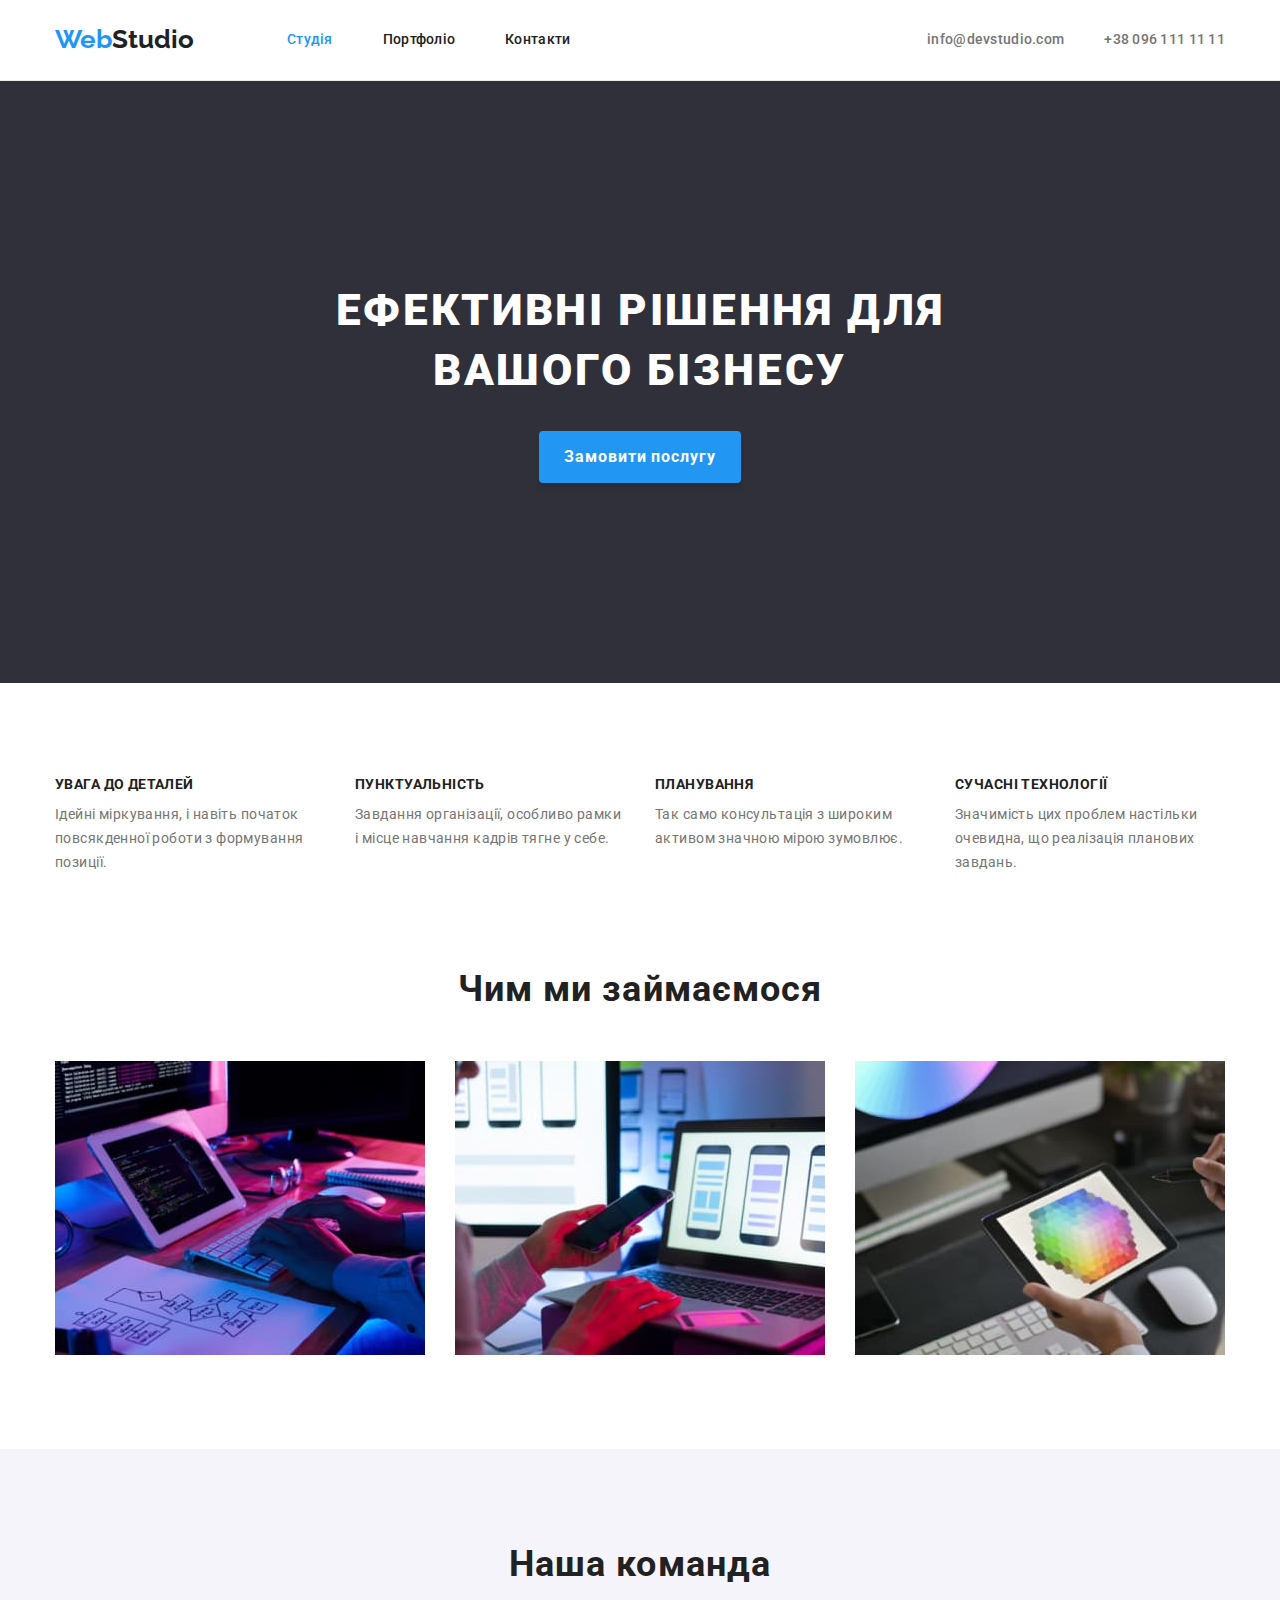
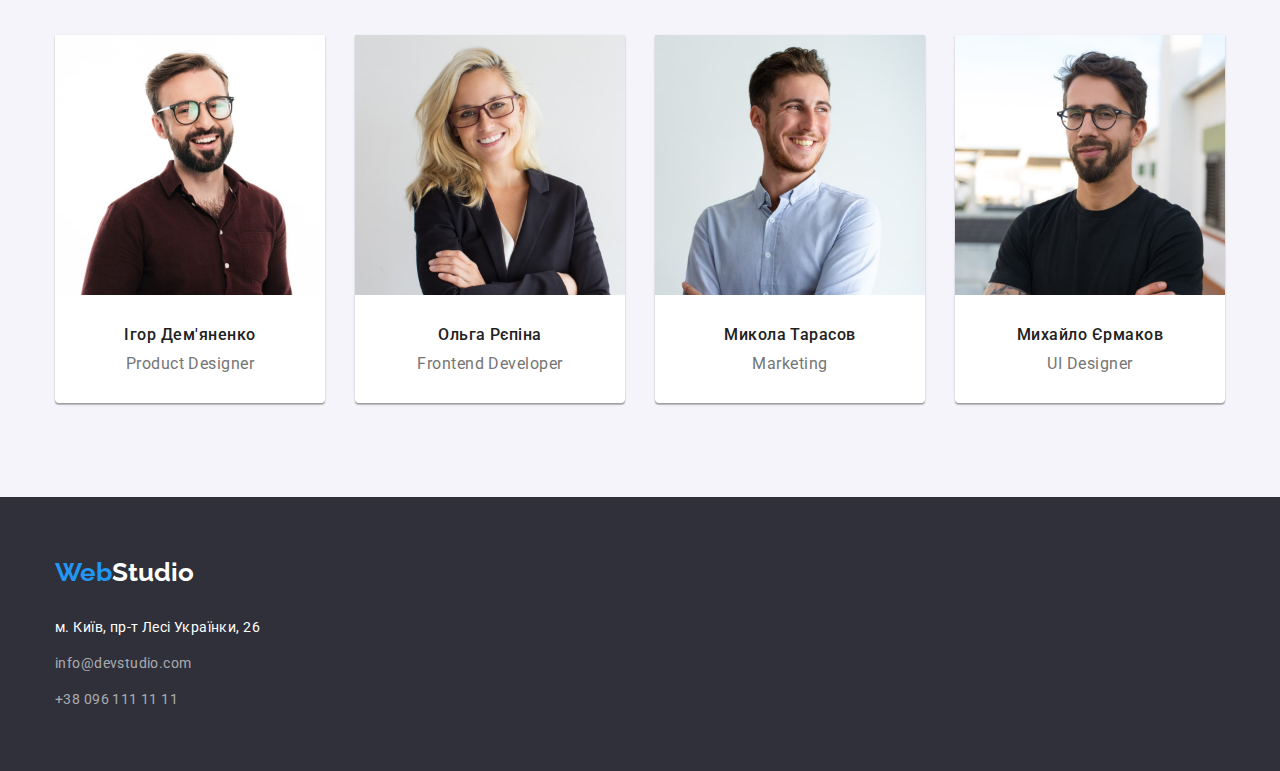
<file: index.html>
<!DOCTYPE html>
<html lang="uk">
  <head>
    <meta charset="utf-8" />
    <meta http-equiv="x-ua-compatible" content="ie=edge" />
    <meta name="viewport" content="width=device-width, initial-scale=1.0" />
    <title>WebStudio</title>
    <link rel="preconnect" href="https://fonts.googleapis.com" />
    <link rel="preconnect" href="https://fonts.gstatic.com" crossorigin />
    <link
      rel="stylesheet"
      href="https://cdnjs.cloudflare.com/ajax/libs/modern-normalize/1.0.0/modern-normalize.min.css"
    />
    <link
      href="https://fonts.googleapis.com/css2?family=Raleway:wght@700&family=Roboto:wght@400;500;700;900&display=swap"
      rel="stylesheet"
    />
    <link rel="stylesheet" href="./css/styles.css" />
  </head>
  <body>
    <!-- Header -->
    <header class="header">
      <div class="container">
        <nav class="site-nav">
          <a href="./" class="logo link">
            <span class="particle">Web</span>Studio
          </a>

          <ul class="nav-pages list">
            <li class="item"><a href="./" class="link current">Студія</a></li>
            <li class="item">
              <a href="./portfolio.html" class="link">Портфоліо</a>
            </li>
            <li class="item"><a href="#" class="link">Контакти</a></li>
          </ul>
        </nav>

        <ul class="nav-contacts list">
          <li class="item">
            <a href="mailto:info@devstudio.com" class="link"
              >info@devstudio.com</a
            >
          </li>
          <li class="item">
            <a href="tel:+380961111111" class="link">+38 096 111 11 11</a>
          </li>
        </ul>
      </div>
    </header>

    <main>
      <!-- Hero -->
      <section class="hero">
        <div class="container">
          <h1 class="hero-title">
            Ефективні рішення для <br />
            вашого бізнесу
          </h1>
          <button type="button" class="button primary">Замовити послугу</button>
        </div>
      </section>

      <!-- Our benefits -->
      <section class="section benefits">
        <div class="container">
          <h2 class="section-title visually-hidden">Наші переваги</h2>
          <ul class="benefits list">
            <li class="item">
              <h3 class="benefit-title">УВАГА ДО ДЕТАЛЕЙ</h3>
              <p class="benefit-description">
                Ідейні міркування, і навіть початок повсякденної роботи з
                формування позиції.
              </p>
            </li>
            <li class="item">
              <h3 class="benefit-title">ПУНКТУАЛЬНІСТЬ</h3>
              <p class="benefit-description">
                Завдання організації, особливо рамки і місце навчання кадрів
                тягне у себе.
              </p>
            </li>
            <li class="item">
              <h3 class="benefit-title">ПЛАНУВАННЯ</h3>
              <p class="benefit-description">
                Так само консультація з широким активом значною мірою зумовлює.
              </p>
            </li>
            <li class="item">
              <h3 class="benefit-title">СУЧАСНІ ТЕХНОЛОГІЇ</h3>
              <p class="benefit-description">
                Значимість цих проблем настільки очевидна, що реалізація
                планових завдань.
              </p>
            </li>
          </ul>
        </div>
      </section>

      <!-- Our product -->
      <section class="section product">
        <div class="container">
          <h2 class="section-title">Чим ми займаємося</h2>
          <ul class="product list">
            <li>
              <img
                src="./images/studio/what_we_do_1.jpg"
                alt="Работа на компьютері"
                width="370"
              />
            </li>
            <li>
              <img
                src="./images/studio/what_we_do_2.jpg"
                alt="Работа на компьютері"
                width="370"
              />
            </li>
            <li>
              <img
                src="./images/studio/what_we_do_3.jpg"
                alt="Работа на компьютері"
                width="370"
              />
            </li>
          </ul>
        </div>
      </section>

      <!-- Our team -->
      <section class="section team">
        <div class="container">
          <h2 class="section-title">Наша команда</h2>
          <ul class="team list">
            <li class="item">
              <img
                class="employee photo"
                src="./images/studio/employee1.jpg"
                alt="Перший працівник"
                width="270"
              />
              <div class="employee-box">
                <h3 class="employee title">Ігор Дем'яненко</h3>
                <p lang="en" class="employee description">Product Designer</p>
              </div>
            </li>
            <li class="item">
              <img
                class="employee photo"
                src="./images/studio/employee2.jpg"
                alt="Другий працівник"
                width="270"
              />
              <div class="employee-box">
                <h3 class="employee title">Ольга Рєпіна</h3>
                <p lang="en" class="employee description">Frontend Developer</p>
              </div>
            </li>
            <li class="item">
              <img
                class="employee photo"
                src="./images/studio/employee3.jpg"
                alt="Третій працівник"
                width="270"
              />
              <div class="employee-box">
                <h3 class="employee title">Микола Тарасов</h3>
                <p lang="en" class="employee description">Marketing</p>
              </div>
            </li>
            <li class="item">
              <img
                class="employee photo"
                src="./images/studio/employee4.jpg"
                alt="Четвертий працівник"
                width="270"
              />
              <div class="employee-box">
                <h3 class="employee title">Михайло Єрмаков</h3>
                <p lang="en" class="employee description">UI Designer</p>
              </div>
            </li>
          </ul>
        </div>
      </section>
    </main>

    <!-- Footer -->
    <footer class="footer">
      <div class="container">
        <a href="/" class="logo link">
          <span class="particle">Web</span>Studio
        </a>
        <address>
          <ul class="footer-address list">
            <li class="item">
              <a
                href="https://goo.gl/maps/rB3SQ3F6U8PJNXKP9"
                class="address link"
                >м. Київ, пр-т Лесі Українки, 26</a
              >
            </li>
            <li class="item">
              <a href="mailto:info@devstudio.com" class="email link"
                >info@devstudio.com</a
              >
            </li>
            <li class="item">
              <a href="tel:+380961111111" class="phone link"
                >+38 096 111 11 11</a
              >
            </li>
          </ul>
        </address>
      </div>
    </footer>
  </body>
</html>
</file>
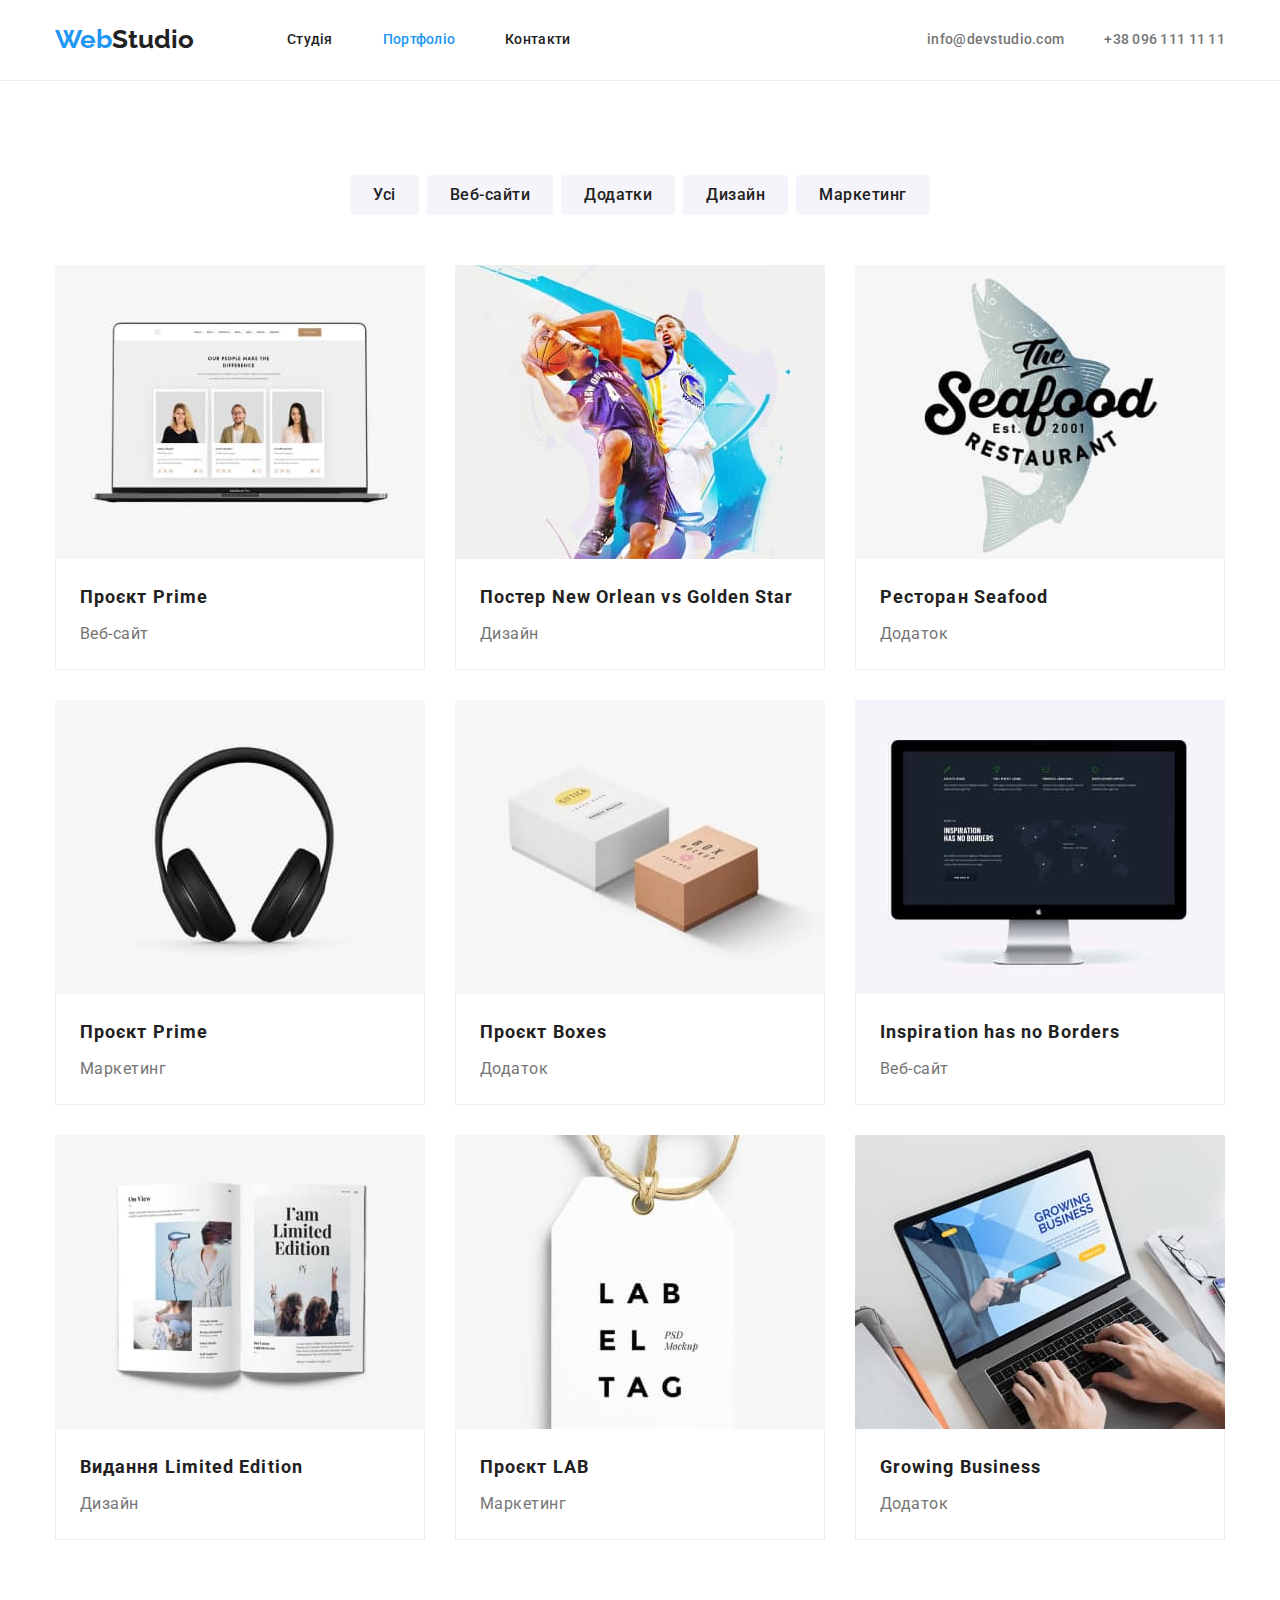
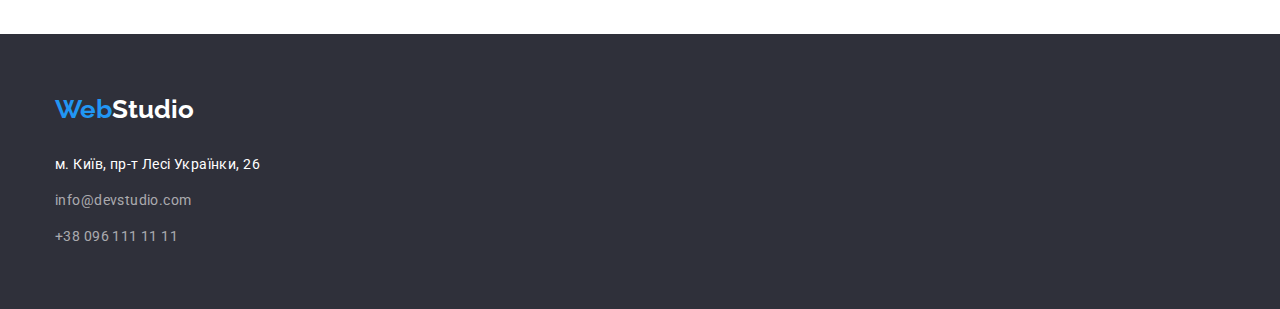
<file: portfolio.html>
<!DOCTYPE html>
<html lang="uk">
  <head>
    <meta charset="utf-8" />
    <meta http-equiv="x-ua-compatible" content="ie=edge" />
    <meta name="viewport" content="width=device-width, initial-scale=1.0" />
    <title>WebStudio</title>
    <link rel="preconnect" href="https://fonts.googleapis.com" />
    <link rel="preconnect" href="https://fonts.gstatic.com" crossorigin />
    <link
      rel="stylesheet"
      href="https://cdnjs.cloudflare.com/ajax/libs/modern-normalize/1.0.0/modern-normalize.min.css"
    />
    <link
      href="https://fonts.googleapis.com/css2?family=Raleway:wght@700&family=Roboto:wght@400;500;700;900&display=swap"
      rel="stylesheet"
    />
    <link rel="stylesheet" href="./css/styles.css" />
  </head>
  <body>
    <!-- Header -->
    <header class="header">
      <div class="container">
        <nav class="site-nav">
          <a href="./" class="logo link">
            <span class="particle">Web</span>Studio
          </a>

          <ul class="nav-pages list">
            <li class="item"><a href="./" class="link">Студія</a></li>
            <li class="item">
              <a href="./portfolio.html" class="link current">Портфоліо</a>
            </li>
            <li class="item"><a href="#" class="link">Контакти</a></li>
          </ul>
        </nav>

        <ul class="nav-contacts list">
          <li class="item">
            <a href="mailto:info@devstudio.com" class="link"
              >info@devstudio.com</a
            >
          </li>
          <li class="item">
            <a href="tel:+380961111111" class="link">+38 096 111 11 11</a>
          </li>
        </ul>
      </div>
    </header>

    <!-- Main -->
    <main>
      <!-- Our projects -->
      <section class="section projects">
        <div class="filter container">
          <h1 class="section-title visually-hidden">Наші проєкти</h1>
          <ul class="filter list">
            <li><button type="button" class="button secondary">Усі</button></li>
            <li>
              <button type="button" class="button secondary">Веб-сайти</button>
            </li>
            <li>
              <button type="button" class="button secondary">Додатки</button>
            </li>
            <li>
              <button type="button" class="button secondary">Дизайн</button>
            </li>
            <li>
              <button type="button" class="button secondary">Маркетинг</button>
            </li>
          </ul>
        </div>

        <div class="container">
          <ul class="projects list">
            <li class="project item">
              <a href="#" class="link"
                ><img
                  src="./images/portfolio/project_example1.jpg"
                  alt="приклад проєкта"
                  width="370"
                  height="294"
                />
                <div class="project-box">
                  <h2 class="project-title">
                    Проєкт <span lang="en">Prime</span>
                  </h2>
                  <p class="project-description">Веб-сайт</p>
                </div></a
              >
            </li>
            <li class="project item">
              <a href="#" class="link"
                ><img
                  src="./images/portfolio/project_example2.jpg"
                  alt="приклад проєкта"
                  width="370"
                  height="294"
                />
                <div class="project-box">
                  <h2 class="project-title">
                    Постер <span lang="en">New Orlean vs Golden Star</span>
                  </h2>
                  <p class="project-description">Дизайн</p>
                </div></a
              >
            </li>
            <li class="project item">
              <a href="#" class="link"
                ><img
                  src="./images/portfolio/project_example3.jpg"
                  alt="приклад проєкта"
                  width="370"
                  height="294"
                />
                <div class="project-box">
                  <h2 class="project-title">
                    Ресторан <span lang="en">Seafood</span>
                  </h2>
                  <p class="project-description">Додаток</p>
                </div></a
              >
            </li>
            <li class="project item">
              <a href="#" class="link"
                ><img
                  src="./images/portfolio/project_example4.jpg"
                  alt="приклад проєкта"
                  width="370"
                  height="294"
                />
                <div class="project-box">
                  <h2 class="project-title">
                    Проєкт <span lang="en">Prime</span>
                  </h2>
                  <p class="project-description">Маркетинг</p>
                </div></a
              >
            </li>
            <li class="project item">
              <a href="#" class="link"
                ><img
                  src="./images/portfolio/project_example5.jpg"
                  alt="приклад проєкта"
                  width="370"
                  height="294"
                />
                <div class="project-box">
                  <h2 class="project-title">
                    Проєкт <span lang="en">Boxes</span>
                  </h2>
                  <p class="project-description">Додаток</p>
                </div></a
              >
            </li>
            <li class="project item">
              <a href="#" class="link"
                ><img
                  src="./images/portfolio/project_example6.jpg"
                  alt="приклад проєкта"
                  width="370"
                  height="294"
                />
                <div class="project-box">
                  <h2 class="project-title" lang="en">
                    Inspiration has no Borders
                  </h2>
                  <p class="project-description">Веб-сайт</p>
                </div></a
              >
            </li>
            <li class="project item">
              <a href="#" class="link"
                ><img
                  src="./images/portfolio/project_example7.jpg"
                  alt="приклад проєкта"
                  width="370"
                  height="294"
                />
                <div class="project-box">
                  <h2 class="project-title">
                    Видання <span lang="en">Limited Edition</span>
                  </h2>
                  <p class="project-description">Дизайн</p>
                </div></a
              >
            </li>
            <li class="project item">
              <a href="#" class="link"
                ><img
                  src="./images/portfolio/project_example8.jpg"
                  alt="приклад проєкта"
                  width="370"
                  height="294"
                />
                <div class="project-box">
                  <h2 class="project-title">
                    Проєкт <span lang="en">LAB</span>
                  </h2>
                  <p class="project-description">Маркетинг</p>
                </div></a
              >
            </li>
            <li class="project item">
              <a href="#" class="link">
                <img
                  src="./images/portfolio/project_example9.jpg"
                  alt="приклад проєкта"
                  width="370"
                  height="294"
                />
                <div class="project-box">
                  <h2 class="project-title" lang="en">Growing Business</h2>
                  <p class="project-description">Додаток</p>
                </div></a
              >
            </li>
          </ul>
        </div>
      </section>
    </main>

    <!-- Footer -->
    <footer class="footer">
      <div class="container">
        <a href="/" class="logo link">
          <span class="particle">Web</span>Studio
        </a>
        <address>
          <ul class="footer-address list">
            <li class="item">
              <a
                href="https://goo.gl/maps/rB3SQ3F6U8PJNXKP9"
                class="address link"
                >м. Київ, пр-т Лесі Українки, 26</a
              >
            </li>
            <li class="item">
              <a href="mailto:info@devstudio.com" class="email link"
                >info@devstudio.com</a
              >
            </li>
            <li class="item">
              <a href="tel:+380961111111" class="phone link"
                >+38 096 111 11 11</a
              >
            </li>
          </ul>
        </address>
      </div>
    </footer>
  </body>
</html>
</file>
<file: css/styles.css>
/* Primary light color: #FFFFFF */
/* Secondary light color: #F5F4FA */
/* Hero&Footer background color: #2F303A */
/* Focus color: #2196F3; */
/* Primary dark color: #212121 */
/* Secondary dark color: #757575 */
/* Tretiary dark color: color: rgba(255, 255, 255, 0.6); */

/* Colors variables */
:root {
  --primary-light: #ffffff;
  --secondary-light: #f5f4fa;
  --hero-footer-background: #2f303a;
  --focus: #2196f3;
  --hero-focus: #188ce8;
  --primary-dark: #212121;
  --secondary-dark: #757575;
  --tretiary-dark: rgba(255, 255, 255, 0.6);
}

/* Utilities */

html {
  box-sizing: border-box;
}

*,
*::before,
*::after {
  box-sizing: inherit;
}

body {
  font-family: Roboto, sans-serif;

  background-color: var(--primary-light);
  color: var(--primary-dark);
}

h1,
h2,
h3,
h4,
h5,
h6,
ul,
p {
  margin-top: 0;
  margin-bottom: 0;
  padding: 0;
}

img {
  display: block;
  max-width: 100%;
  height: auto;
}

.visually-hidden {
  position: absolute;
  white-space: nowrap;
  width: 1px;
  height: 1px;
  overflow: hidden;
  border: 0;
  padding: 0;
  clip: rect(0 0 0 0);
  clip-path: inset(50%);
  margin: -1px;
}

.logo.link {
  font-weight: 700;
  font-size: 26px;
  line-height: 1.19;
  font-family: Raleway, sans-serif;
}

.logo .particle {
  color: var(--focus);
}

.link {
  text-decoration: none;
  color: inherit;
}

.list {
  list-style-type: none;
}

.list .link:hover,
.list .link:focus {
  color: var(--focus);
}

.container {
  width: 1200px;
  margin-left: auto;
  margin-right: auto;
  padding: 0px 15px;
}

.section {
  padding-top: 94px;
  padding-bottom: 94px;
}

/* Button Utilities */

.button {
  border: 1px solid transparent;
  border-radius: 4px;

  font-weight: 700;
  font-size: 16px;
  line-height: 1.88;
  letter-spacing: 0.06em;

  cursor: pointer;
  text-align: center;

  background-color: var(--primary-light);
  color: var(--primary-dark);
}

.button.primary {
  background-color: var(--focus);
  color: var(--primary-light);

  box-shadow: 0px 4px 4px rgba(0, 0, 0, 0.15);
}

.button.primary:hover,
.button.primary:focus {
  background-color: var(--hero-focus);
  color: var(--primary-light);
}

.button.secondary {
  background-color: var(--secondary-light);
  color: var(--primary-dark);

  padding: 6px 22px;
}

.button.secondary:hover,
.button.secondary:focus {
  background-color: var(--focus);
  color: var(--primary-light);

  box-shadow: 0px 4px 4px rgba(0, 0, 0, 0.15);
}

/* Header */

.header {
  border-bottom: 1px solid #ececec;
}

.header .container {
  display: flex;
  align-items: center;
}

.header .logo {
  padding-top: 24px;
  padding-bottom: 25px;
}

.site-nav {
  display: flex;
  align-items: center;
}

.nav-pages {
  display: flex;
  gap: 50px;
  margin-left: 93px;
}

.nav-contacts {
  display: flex;
  margin-left: auto;
  gap: 40px;

  color: var(--secondary-dark);
}

.nav-pages .current {
  color: var(--focus);
}

.nav-pages .link,
.nav-contacts .link {
  display: block;

  font-weight: 500;
  font-size: 14px;
  line-height: 1.14;
  letter-spacing: 0.02em;

  padding-top: 32px;
  padding-bottom: 32px;
}

/* Main Studio */
/* Sections */

.section-title {
  margin-bottom: 50px;
  text-align: center;

  font-weight: 700;
  font-size: 36px;
  line-height: 1.17;
  letter-spacing: 0.03em;
}

/* Hero */

.hero {
  padding-top: 200px;
  padding-bottom: 200px;

  background-color: var(--hero-footer-background);
}

.hero .container {
  text-align: center;
}

.hero .button {
  padding: 10px 24px;
  min-width: 200px;
  min-height: 50px;
}

.hero-title {
  margin-left: auto;
  margin-right: auto;
  margin-bottom: 30px;

  font-weight: 900;
  font-size: 44px;
  line-height: 1.36;
  letter-spacing: 0.06em;
  text-transform: uppercase;

  color: var(--primary-light);
}

/* Out benefits */

.benefits.list {
  display: flex;
  gap: 30px;
}

.benefits .item {
  flex-basis: calc((100% - 90px) / 4);
}

.benefit-title {
  font-weight: 700;
  font-size: 14px;
  line-height: 1.14;
  letter-spacing: 0.03em;
  text-transform: uppercase;

  margin-bottom: 10px;
}

.benefit-description {
  font-size: 14px;
  line-height: 1.71;
  letter-spacing: 0.03em;

  color: var(--secondary-dark);
}

/* Our product */

.section.product {
  padding-top: 0;
}

.product .list {
  display: flex;
  gap: 30px;
}

/* Out Team */

.section.team {
  background-color: var(--secondary-light);
}

.team.list {
  display: flex;
  gap: 30px;
}

.team .item {
  flex-basis: calc((100% - 90px) / 4);

  box-shadow: 0px 1px 3px rgba(0, 0, 0, 0.12), 0px 1px 1px rgba(0, 0, 0, 0.14),
    0px 2px 1px rgba(0, 0, 0, 0.2);
  border-radius: 0px 0px 4px 4px;
  background-color: var(--primary-light);
}

.employee-box {
  padding-top: 30px;
  padding-bottom: 30px;
}

.employee.title {
  margin-bottom: 10px;
  font-weight: 500;
  font-size: 16px;
  line-height: 1.19;
  text-align: center;
  letter-spacing: 0.03em;

  color: var(--primary-dark);
}

.employee.description {
  font-size: 16px;
  line-height: 1.19;
  text-align: center;
  letter-spacing: 0.03em;

  color: var(--secondary-dark);
}

/* Main Portfolio */

.filter .list {
  display: flex;
  justify-content: center;
  gap: 8px;
  margin-bottom: 50px;
}

.filter .button {
  font-weight: 500;
  font-size: 16px;
  line-height: 1.62;
  text-align: center;
  letter-spacing: 0.03em;
}

.projects.list {
  display: flex;
  flex-wrap: wrap;
  gap: 30px;
}

.project.item {
  flex-basis: calc((100% - 60px) / 3);
}

.project-box {
  padding: 20px 24px;
  border-left: 1px solid #eeeeee;
  border-right: 1px solid #eeeeee;
  border-bottom: 1px solid #eeeeee;
}

.project-title {
  font-weight: 700;
  font-size: 18px;
  line-height: 2;
  letter-spacing: 0.06em;

  margin-bottom: 4px;
}

.project-description {
  font-size: 16px;
  line-height: 1.88;
  letter-spacing: 0.03em;

  color: var(--secondary-dark);
}

/* Вот тут костыль перезаписывает ".list .link:hover" */
.project .link:hover,
.project .link:focus {
  color: var(--primary-dark);
}

/* Footer */

.footer {
  padding-top: 60px;
  padding-bottom: 60px;

  background-color: var(--hero-footer-background);
}

.footer .logo,
.footer .address {
  color: var(--primary-light);
}

.footer .logo {
  display: block;
  margin-bottom: 28px;
}

.footer-address .item {
  margin-bottom: 12px;
}

.footer-address .item:last-child {
  margin-bottom: 0;
}

.footer .email,
.footer .phone {
  color: var(--tretiary-dark);
}

.footer-address .link {
  display: block;

  font-style: normal;
  font-size: 14px;
  line-height: 1.71;
  letter-spacing: 0.03em;
}
</file>
